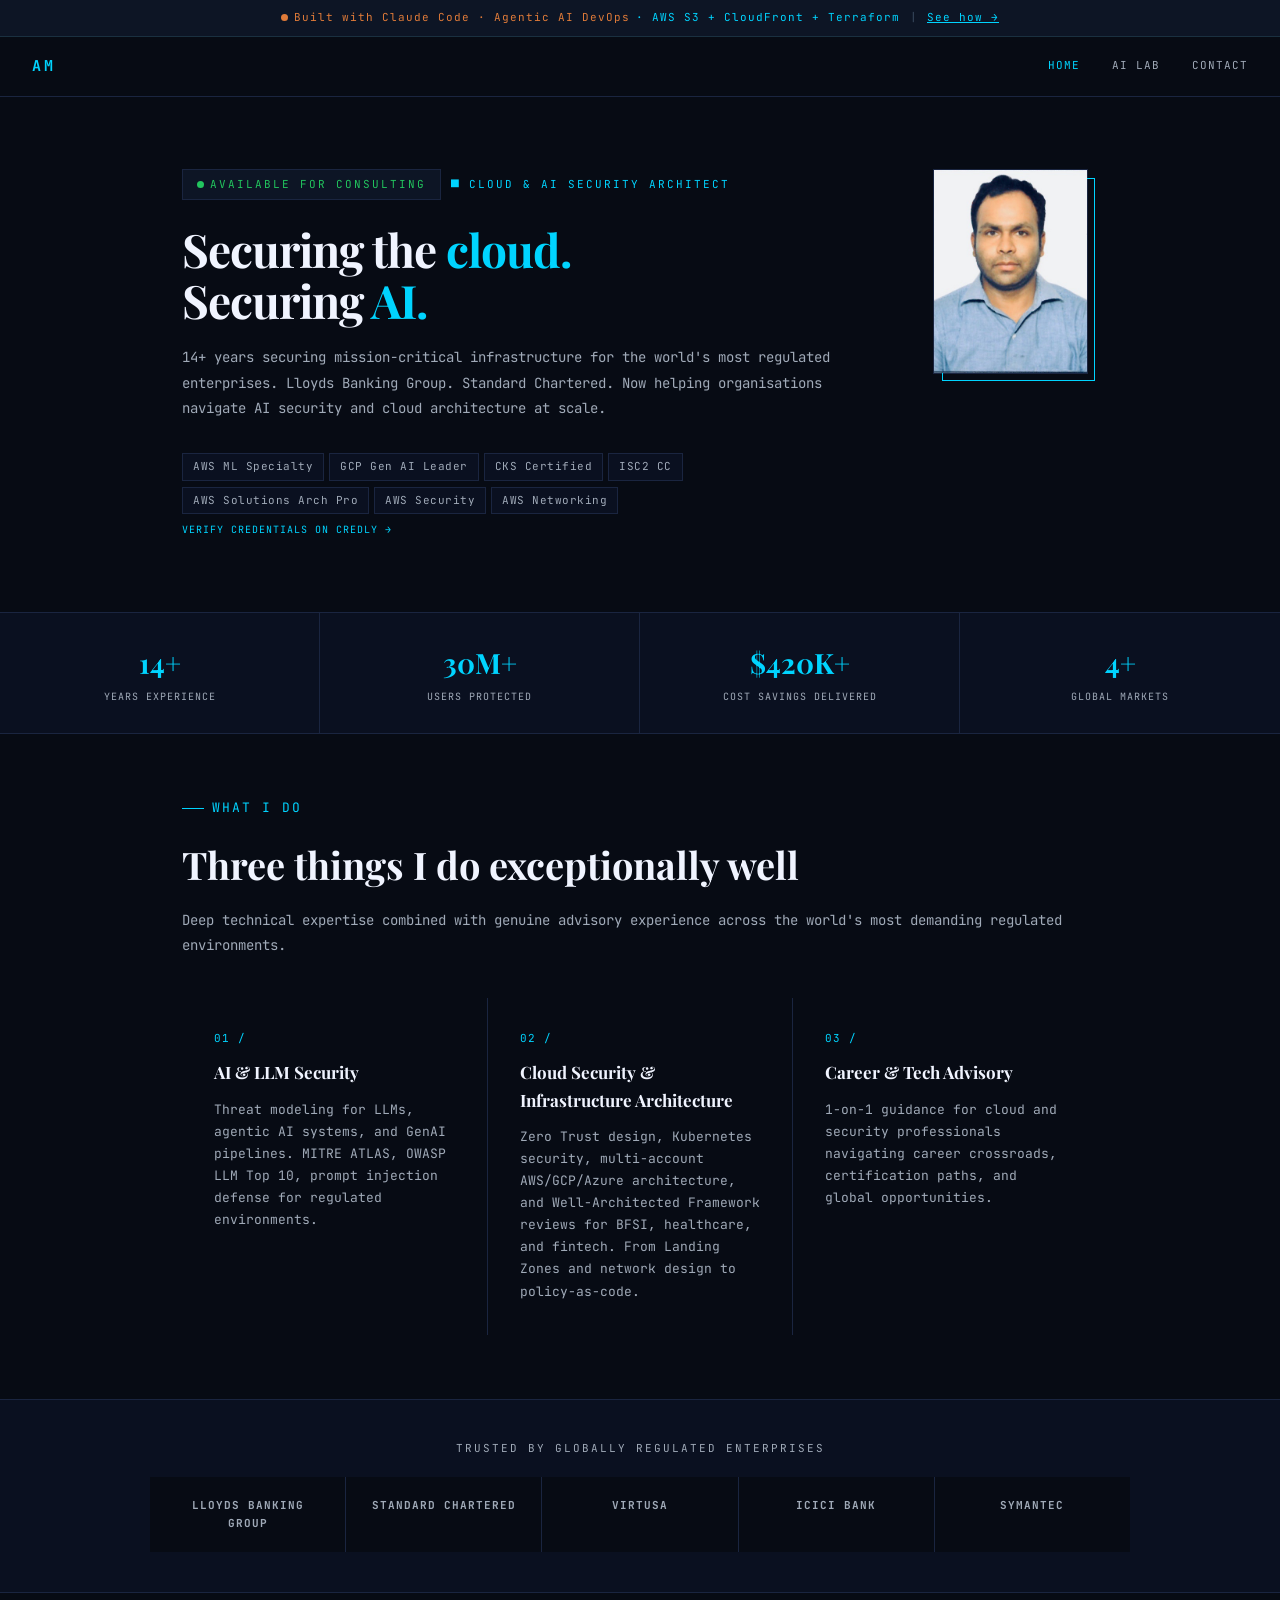
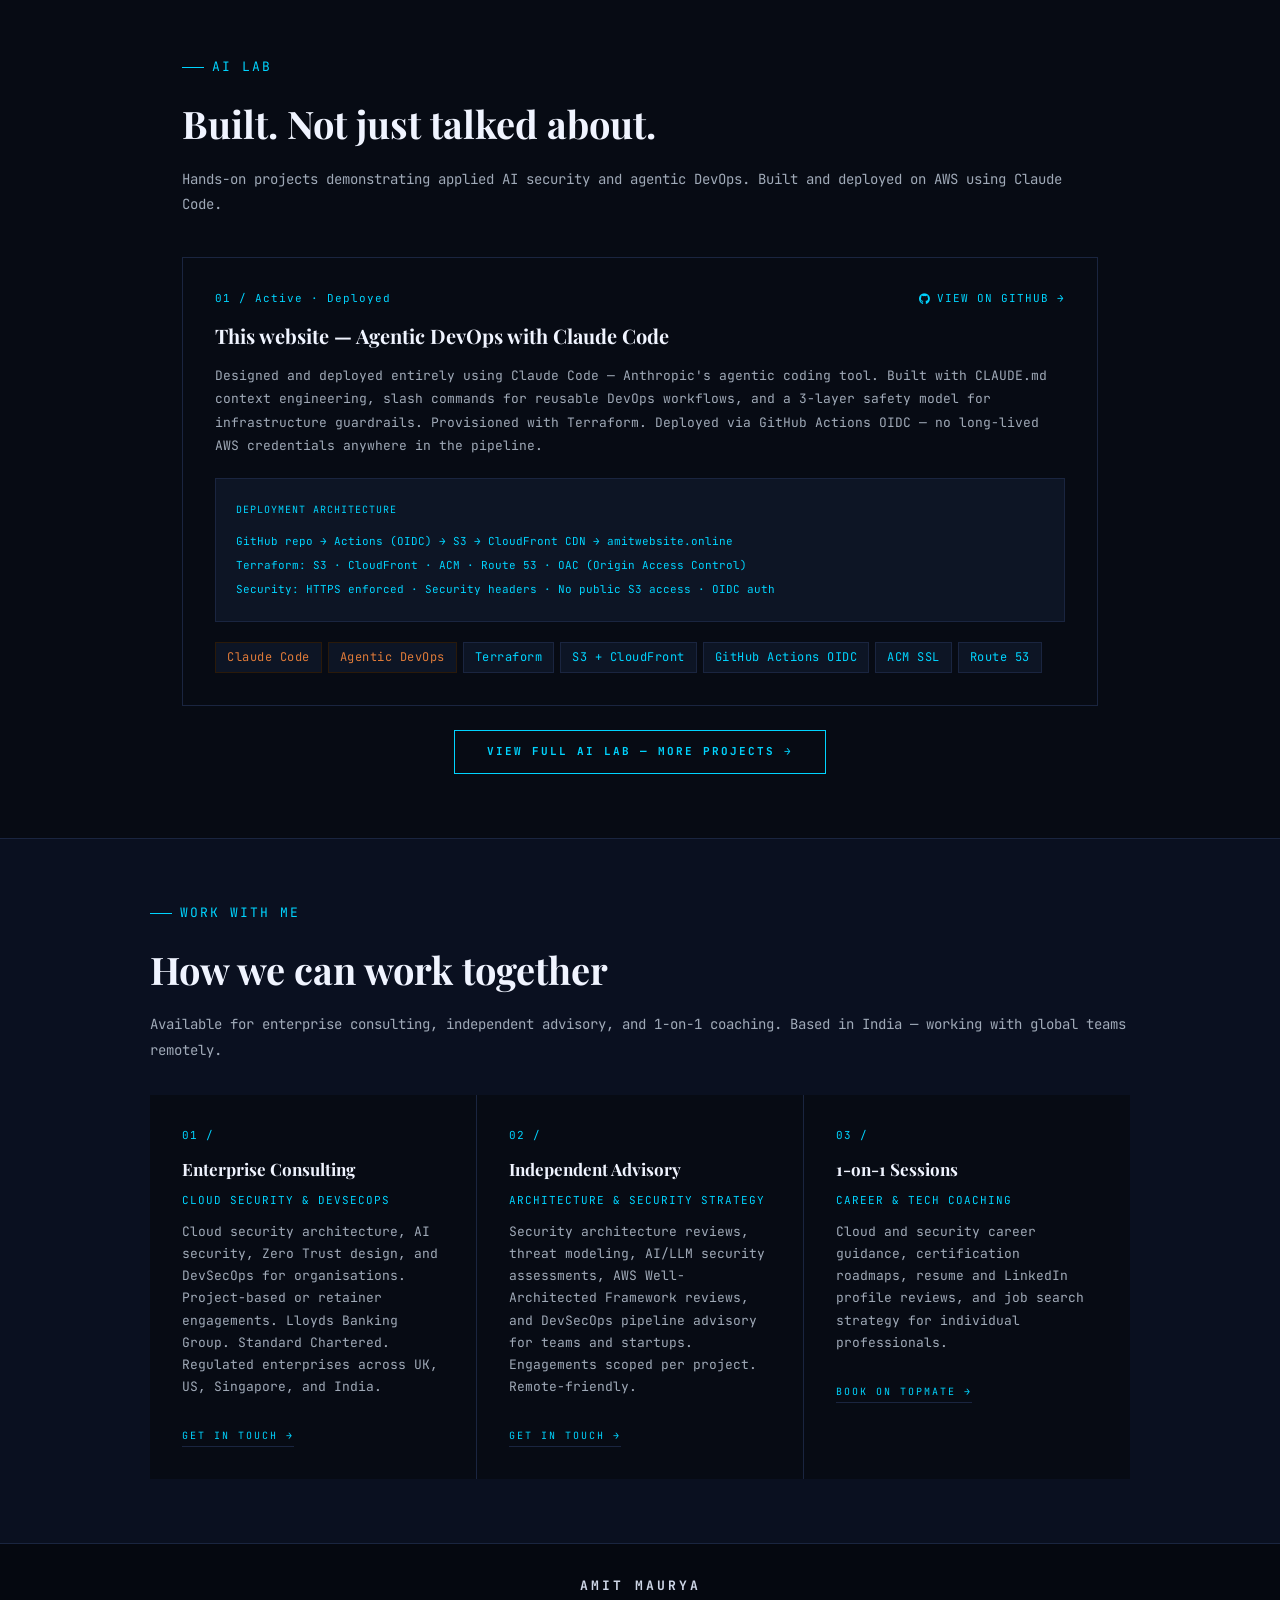
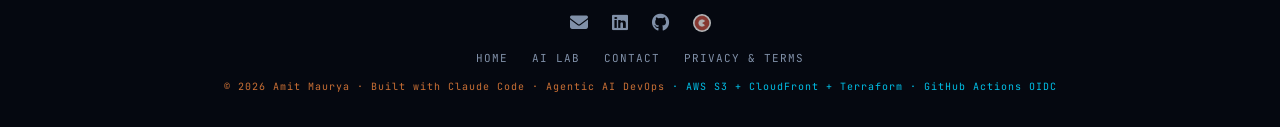
<file: index.html>
<!DOCTYPE html>
<html lang="en">
<head>
  <meta charset="UTF-8">
    <!-- Google tag (gtag.js) -->
    <script async src="https://www.googletagmanager.com/gtag/js?id=G-J0K1FTS01N"></script>
    <script>
      window.dataLayer = window.dataLayer || [];
      function gtag(){dataLayer.push(arguments);}
      gtag('js', new Date());
      gtag('config', 'G-J0K1FTS01N');
    </script>
  <meta name="viewport" content="width=device-width, initial-scale=1.0">
  <link rel="icon" href="favicon.ico" type="image/x-icon">
  <title>Amit Maurya — Cloud & AI Security Architect</title>

  <!-- SEO Meta Tags -->
  <meta name="description" content="Amit Maurya — Cloud & AI Security Architect with 14+ years experience securing mission-critical infrastructure. AWS, GCP, Azure security architecture, Zero Trust, DevSecOps, AI/LLM security for regulated enterprises globally.">
  <meta name="keywords" content="cloud security architect, AI security, DevSecOps, AWS security, Zero Trust, threat modeling, LLM security, cloud infrastructure, India, remote">
  <meta name="author" content="Amit Maurya">
  <meta name="robots" content="index, follow">
  <link rel="canonical" href="https://amitwebsite.online/">

  <!-- Open Graph — LinkedIn / Social sharing -->
  <meta property="og:title" content="Amit Maurya — Cloud & AI Security Architect">
  <meta property="og:description" content="14+ years securing mission-critical infrastructure for Lloyds Banking Group, Standard Chartered, and global regulated enterprises. AI security, Zero Trust, DevSecOps.">
  <meta property="og:url" content="https://amitwebsite.online">
  <meta property="og:type" content="website">
  <meta property="og:image" content="https://amitwebsite.online/assets/images/amit.jpg">

  <!-- Fonts -->
  <link rel="preconnect" href="https://fonts.googleapis.com">
  <link rel="preconnect" href="https://fonts.gstatic.com" crossorigin>
  <link href="https://fonts.googleapis.com/css2?family=Playfair+Display:wght@700&family=JetBrains+Mono:wght@400;700&display=swap" rel="stylesheet">

  <!-- Font Awesome Icons -->
  <link rel="stylesheet" href="https://cdnjs.cloudflare.com/ajax/libs/font-awesome/6.5.0/css/all.min.css">

  <!-- Stylesheet -->
  <link rel="stylesheet" href="assets/css/style.css">
</head>
<body>

  <!-- ============================================================
       Announce Bar
       ============================================================ -->
  <div class="announce">
    <span class="announce-dot"></span>
    <span class="announce-orange">Built with Claude Code · Agentic AI DevOps</span>
    <span class="announce-cyan"> · AWS S3 + CloudFront + Terraform</span>
    <span class="announce-sep">|</span>
    <a href="lab.html" class="announce-link">See how →</a>
  </div>

  <!-- ============================================================
       Navigation
       ============================================================ -->
  <nav class="nav">
    <a href="index.html" class="nav-logo">AM</a>
    <div class="nav-links">
      <a href="index.html" class="active">Home</a>
      <a href="lab.html">AI Lab</a>
      <a href="contact.html">Contact</a>
    </div>
    <button class="hamburger" id="hamburger" aria-label="Toggle menu">
      <span></span>
      <span></span>
      <span></span>
    </button>
  </nav>

  <!-- Mobile Navigation -->
  <div class="nav-mobile" id="nav-mobile">
    <a href="index.html">Home</a>
    <a href="lab.html">AI Lab</a>
    <a href="contact.html">Contact</a>
  </div>

  <!-- ============================================================
       Hero
       ============================================================ -->
  <section class="hero">
    <div class="hero-left">
      <div class="badge-row">
        <div class="avail-badge">
          <span class="avail-dot"></span>
          <span class="avail-text">Available for consulting</span>
        </div>
        <span class="role-sep">■</span>
        <span class="role-text">Cloud & AI Security Architect</span>
      </div>

      <h1>Securing the <span>cloud.</span><br>Securing <span>AI.</span></h1>

      <p class="hero-sub">14+ years securing mission-critical infrastructure for the world's most regulated enterprises. Lloyds Banking Group. Standard Chartered. Now helping organisations navigate AI security and cloud architecture at scale.</p>

      <div class="cert-block">
        <div class="cert-line">
          <span class="cert-pill">AWS ML Specialty</span>
          <span class="cert-pill">GCP Gen AI Leader</span>
          <span class="cert-pill">CKS Certified</span>
          <span class="cert-pill">ISC2 CC</span>
        </div>
        <div class="cert-line">
          <span class="cert-pill">AWS Solutions Arch Pro</span>
          <span class="cert-pill">AWS Security</span>
          <span class="cert-pill">AWS Networking</span>
        </div>
      </div>
      <a href="https://www.credly.com/users/amit-maurya.19bdac44/badges"
         target="_blank" style="font-size:10px;color:#00d4ff;
         letter-spacing:1px;text-transform:uppercase;
         text-decoration:none;margin-top:8px;display:inline-block">
         Verify credentials on Credly →
      </a>

    </div>
    <div class="hero-right">
      <div class="photo-frame">
        <img src="assets/images/amit.jpg" alt="Amit Maurya">
        </div>
      </div>
  </section>

  <!-- ============================================================
       Stats Bar
       ============================================================ -->
  <div class="stats-bar">
    <div class="stat">
      <div class="stat-num">14+</div>
      <div class="stat-label">Years experience</div>
    </div>
    <div class="stat">
      <div class="stat-num">30M+</div>
      <div class="stat-label">Users protected</div>
    </div>
    <div class="stat">
      <div class="stat-num">$420K+</div>
      <div class="stat-label">Cost savings delivered</div>
    </div>
    <div class="stat">
      <div class="stat-num">4+</div>
      <div class="stat-label">Global markets</div>
    </div>
  </div>

  <!-- ============================================================
       What I Do
       ============================================================ -->
  <div class="section">
    <div class="sec-tag">
      <span class="sec-line"></span>
      <span class="sec-label">What I do</span>
    </div>
    <div class="sec-title">Three things I do exceptionally well</div>
    <p class="sec-sub">Deep technical expertise combined with genuine advisory experience across the world's most demanding regulated environments.</p>

    <div class="services">
      <div class="svc">
        <div class="svc-num">01 /</div>
        <div class="svc-title">AI & LLM Security</div>
        <div class="svc-desc">Threat modeling for LLMs, agentic AI systems, and GenAI pipelines. MITRE ATLAS, OWASP LLM Top 10, prompt injection defense for regulated environments.</div>
      </div>
      <div class="svc">
        <div class="svc-num">02 /</div>
        <div class="svc-title">Cloud Security & Infrastructure Architecture</div>
        <div class="svc-desc">Zero Trust design, Kubernetes security, multi-account AWS/GCP/Azure architecture, and Well-Architected Framework reviews for BFSI, healthcare, and fintech. From Landing Zones and network design to policy-as-code.</div>
      </div>
      <div class="svc">
        <div class="svc-num">03 /</div>
        <div class="svc-title">Career & Tech Advisory</div>
        <div class="svc-desc">1-on-1 guidance for cloud and security professionals navigating career crossroads, certification paths, and global opportunities.</div>
      </div>
    </div>
  </div>

  <!-- ============================================================
       Clients Bar
       ============================================================ -->
  <div class="clients-bar">
    <div class="clients-inner">
      <div class="clients-lbl">Trusted by globally regulated enterprises</div>
      <div class="clients-row">
        <div class="client">Lloyds Banking Group</div>
        <div class="client">Standard Chartered</div>
        <div class="client">Virtusa</div>
        <div class="client">ICICI Bank</div>
        <div class="client">Symantec</div>
      </div>
    </div>
  </div>

  <!-- ============================================================
       AI Lab Teaser
       ============================================================ -->
  <div class="ailab-teaser">
    <div class="sec-tag">
      <span class="sec-line"></span>
      <span class="sec-label">AI Lab</span>
    </div>
    <div class="sec-title">Built. Not just talked about.</div>
    <p class="sec-sub">Hands-on projects demonstrating applied AI security and agentic DevOps. Built and deployed on AWS using Claude Code.</p>

    <div class="lab-card">
      <div class="lab-header">
        <div class="lab-num">01 / Active · Deployed</div>
        <a href="https://github.com/amitmaurya001/cloud-security-portfolio" target="_blank" rel="noopener" class="lab-link">
          <i class="fab fa-github"></i> View on GitHub →
        </a>
      </div>
      <div class="lab-title">This website — Agentic DevOps with Claude Code</div>
      <div class="lab-desc">Designed and deployed entirely using Claude Code — Anthropic's agentic coding tool. Built with CLAUDE.md context engineering, slash commands for reusable DevOps workflows, and a 3-layer safety model for infrastructure guardrails. Provisioned with Terraform. Deployed via GitHub Actions OIDC — no long-lived AWS credentials anywhere in the pipeline.</div>
      <div class="arch-box">
        <div class="arch-title">Deployment Architecture</div>
        <div class="arch-line">GitHub repo → Actions (OIDC) → S3 → CloudFront CDN → amitwebsite.online</div>
        <div class="arch-line">Terraform: S3 · CloudFront · ACM · Route 53 · OAC (Origin Access Control)</div>
        <div class="arch-line">Security: HTTPS enforced · Security headers · No public S3 access · OIDC auth</div>
      </div>
      <div class="tags">
        <span class="tag-orange">Claude Code</span>
        <span class="tag-orange">Agentic DevOps</span>
        <span class="tag">Terraform</span>
        <span class="tag">S3 + CloudFront</span>
        <span class="tag">GitHub Actions OIDC</span>
        <span class="tag">ACM SSL</span>
        <span class="tag">Route 53</span>
      </div>
    </div>

    <div class="lab-cta">
      <a href="lab.html" class="lab-cta-btn">View full AI Lab — more projects →</a>
    </div>
  </div>

  <!-- ============================================================
       Work With Me
       ============================================================ -->
  <div class="work-section">
    <div class="work-inner">
      <div class="sec-tag">
        <span class="sec-line"></span>
        <span class="sec-label">Work with me</span>
      </div>
      <div class="sec-title">How we can work together</div>
      <p class="sec-sub" style="margin-bottom:0">Available for enterprise consulting, independent advisory, and 1-on-1 coaching. Based in India — working with global teams remotely.</p>

      <div class="work-grid">
        <div class="work-card">
          <div class="work-num">01 /</div>
          <div class="work-title">Enterprise Consulting</div>
          <div class="work-subtitle">Cloud Security & DevSecOps</div>
          <div class="work-desc">Cloud security architecture, AI security, Zero Trust design, and DevSecOps for organisations. Project-based or retainer engagements. Lloyds Banking Group. Standard Chartered. Regulated enterprises across UK, US, Singapore, and India.</div>
          <a href="contact.html" class="work-cta">Get in touch →</a>
        </div>
        <div class="work-card">
          <div class="work-num">02 /</div>
          <div class="work-title">Independent Advisory</div>
          <div class="work-subtitle">Architecture & Security Strategy</div>
          <div class="work-desc">Security architecture reviews, threat modeling, AI/LLM security assessments, AWS Well-Architected Framework reviews, and DevSecOps pipeline advisory for teams and startups. Engagements scoped per project. Remote-friendly.</div>
          <a href="contact.html" class="work-cta">Get in touch →</a>
        </div>
        <div class="work-card">
          <div class="work-num">03 /</div>
          <div class="work-title">1-on-1 Sessions</div>
          <div class="work-subtitle">Career & Tech Coaching</div>
          <div class="work-desc">Cloud and security career guidance, certification roadmaps, resume and LinkedIn profile reviews, and job search strategy for individual professionals.</div>
          <a href="https://topmate.io/amit_maurya01" target="_blank" rel="noopener" class="work-cta">Book on Topmate →</a>
        </div>
      </div>
    </div>
  </div>

  <!-- ============================================================
       Footer
       ============================================================ -->
  <footer class="footer">
    <div class="footer-name">Amit Maurya</div>
    <div class="footer-icons">
      <a href="mailto:amit.maurya2012@gmail.com" class="footer-icon" title="Email">
        <i class="fas fa-envelope"></i>
      </a>
      <a href="https://www.linkedin.com/in/amitmaurya" target="_blank" rel="noopener" class="footer-icon" title="LinkedIn">
        <i class="fab fa-linkedin"></i>
      </a>
      <a href="https://github.com/amitmaurya001/cloud-security-portfolio" target="_blank" rel="noopener" class="footer-icon" title="GitHub">
        <i class="fab fa-github"></i>
      </a>
      <a href="https://topmate.io/amit_maurya01" target="_blank" rel="noopener" class="footer-icon" title="Topmate">
      <img src="assets/images/topmate.png" width="18" height="18" alt="Topmate" style="vertical-align:middle;opacity:0.7;border-radius:50%;filter:grayscale(30%)">
      </a>
    </div>
    <div class="footer-nav">
      <a href="index.html">Home</a>
      <a href="lab.html">AI Lab</a>
      <a href="contact.html">Contact</a>
      <a href="privacy.html">Privacy & Terms</a>
    </div>
    <div class="footer-built">
      <span class="f-orange">© 2026 Amit Maurya · Built with Claude Code · Agentic AI DevOps</span>
      <span class="f-cyan"> · AWS S3 + CloudFront + Terraform · GitHub Actions OIDC</span>
    </div>
  </footer>

  <!-- JavaScript -->
  <script src="assets/js/main.js"></script>

</body>
</html>
</file>
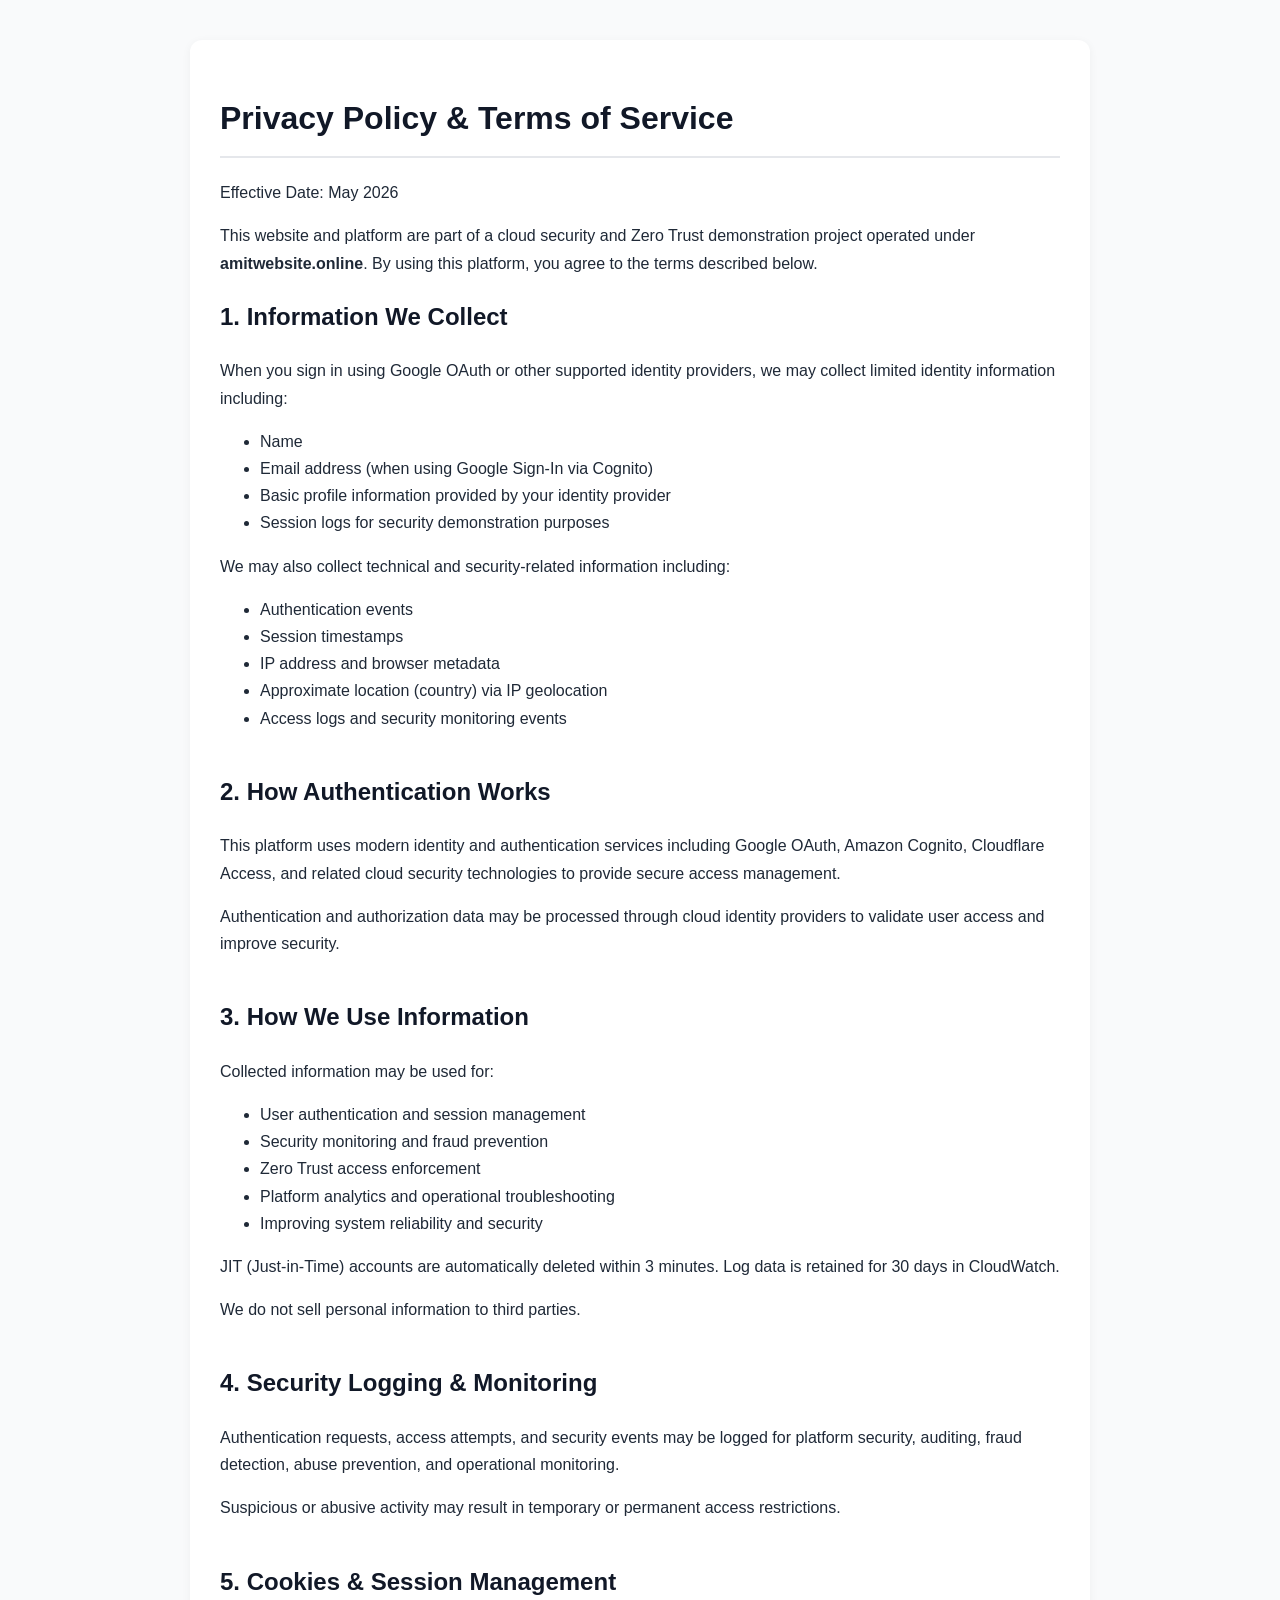
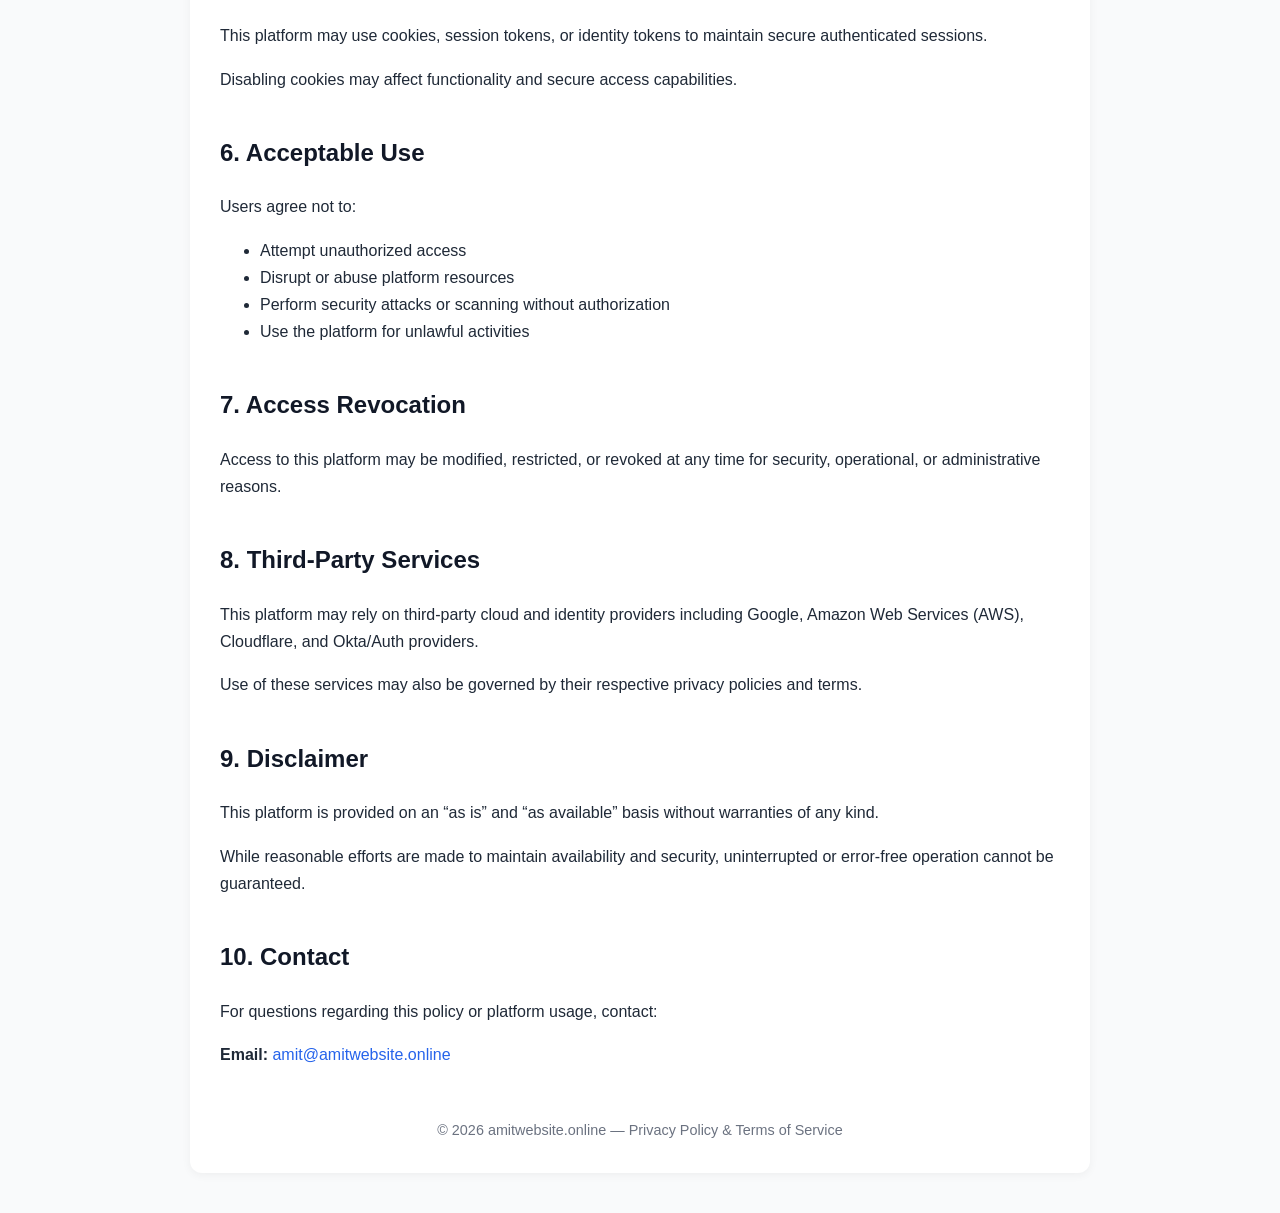
<file: privacy.html>
<!DOCTYPE html>
<html lang="en">
<head>
  <meta charset="UTF-8" />
  <meta name="viewport" content="width=device-width, initial-scale=1.0" />
  <title>Privacy Policy & Terms of Service</title>
  <style>
    body {
      font-family: Arial, sans-serif;
      line-height: 1.7;
      max-width: 900px;
      margin: 0 auto;
      padding: 40px 20px;
      background-color: #f9fafb;
      color: #1f2937;
    }

    h1, h2 {
      color: #111827;
    }

    h1 {
      border-bottom: 2px solid #e5e7eb;
      padding-bottom: 10px;
    }

    section {
      margin-bottom: 40px;
    }

    .card {
      background: white;
      padding: 30px;
      border-radius: 12px;
      box-shadow: 0 2px 10px rgba(0,0,0,0.05);
    }

    footer {
      margin-top: 50px;
      font-size: 0.9rem;
      color: #6b7280;
      text-align: center;
    }

    code {
      background: #eef2ff;
      padding: 2px 6px;
      border-radius: 4px;
    }

    a {
      color: #2563eb;
      text-decoration: none;
    }

    a:hover {
      text-decoration: underline;
    }
  </style>
</head>
<body>
  <div class="card">
    <h1>Privacy Policy & Terms of Service</h1>

    <p>
      Effective Date: May 2026
    </p>

    <p>
      This website and platform are part of a cloud security and Zero Trust demonstration project operated under <strong>amitwebsite.online</strong>. By using this platform, you agree to the terms described below.
    </p>

    <section>
      <h2>1. Information We Collect</h2>
      <p>
        When you sign in using Google OAuth or other supported identity providers, we may collect limited identity information including:
      </p>
      <ul>
        <li>Name</li>
        <li>Email address (when using Google Sign-In via Cognito)</li>
        <li>Basic profile information provided by your identity provider</li>
        <li>Session logs for security demonstration purposes</li>
      </ul>

      <p>
        We may also collect technical and security-related information including:
      </p>
      <ul>
        <li>Authentication events</li>
        <li>Session timestamps</li>
        <li>IP address and browser metadata</li>
        <li>Approximate location (country) via IP geolocation</li>
        <li>Access logs and security monitoring events</li>
      </ul>
    </section>

    <section>
      <h2>2. How Authentication Works</h2>
      <p>
        This platform uses modern identity and authentication services including Google OAuth, Amazon Cognito, Cloudflare Access, and related cloud security technologies to provide secure access management.
      </p>

      <p>
        Authentication and authorization data may be processed through cloud identity providers to validate user access and improve security.
      </p>
    </section>

    <section>
      <h2>3. How We Use Information</h2>
      <p>
        Collected information may be used for:
      </p>
      <ul>
        <li>User authentication and session management</li>
        <li>Security monitoring and fraud prevention</li>
        <li>Zero Trust access enforcement</li>
        <li>Platform analytics and operational troubleshooting</li>
        <li>Improving system reliability and security</li>
      </ul>

      <p>JIT (Just-in-Time) accounts are automatically deleted within 3 minutes. Log data is retained for 30 days in CloudWatch.</p>

      <p>
        We do not sell personal information to third parties.
      </p>
    </section>

    <section>
      <h2>4. Security Logging & Monitoring</h2>
      <p>
        Authentication requests, access attempts, and security events may be logged for platform security, auditing, fraud detection, abuse prevention, and operational monitoring.
      </p>

      <p>
        Suspicious or abusive activity may result in temporary or permanent access restrictions.
      </p>
    </section>

    <section>
      <h2>5. Cookies & Session Management</h2>
      <p>
        This platform may use cookies, session tokens, or identity tokens to maintain secure authenticated sessions.
      </p>

      <p>
        Disabling cookies may affect functionality and secure access capabilities.
      </p>
    </section>

    <section>
      <h2>6. Acceptable Use</h2>
      <p>
        Users agree not to:
      </p>
      <ul>
        <li>Attempt unauthorized access</li>
        <li>Disrupt or abuse platform resources</li>
        <li>Perform security attacks or scanning without authorization</li>
        <li>Use the platform for unlawful activities</li>
      </ul>
    </section>

    <section>
      <h2>7. Access Revocation</h2>
      <p>
        Access to this platform may be modified, restricted, or revoked at any time for security, operational, or administrative reasons.
      </p>
    </section>

    <section>
      <h2>8. Third-Party Services</h2>
      <p>
        This platform may rely on third-party cloud and identity providers including Google, Amazon Web Services (AWS), Cloudflare, and Okta/Auth providers.
      </p>

      <p>
        Use of these services may also be governed by their respective privacy policies and terms.
      </p>
    </section>

    <section>
      <h2>9. Disclaimer</h2>
      <p>
        This platform is provided on an “as is” and “as available” basis without warranties of any kind.
      </p>

      <p>
        While reasonable efforts are made to maintain availability and security, uninterrupted or error-free operation cannot be guaranteed.
      </p>
    </section>

    <section>
      <h2>10. Contact</h2>
      <p>
        For questions regarding this policy or platform usage, contact:
      </p>

      <p>
        <strong>Email:</strong> <a href="mailto:amit@amitwebsite.online">amit@amitwebsite.online</a>
      </p>
    </section>

    <footer>
      © 2026 amitwebsite.online — Privacy Policy & Terms of Service
    </footer>
  </div>
</body>
</html>
</file>
<file: assets/css/style.css>
/* ============================================================
   amitwebsite.online — Amit Maurya Portfolio
   Shared Stylesheet
   Preview 9 Approved Design
   ============================================================ */

/* Google Fonts */
@import url('https://fonts.googleapis.com/css2?family=Playfair+Display:wght@700&family=JetBrains+Mono:wght@400;700&display=swap');

/* ============================================================
   CSS Variables
   ============================================================ */
:root {
  --bg-primary:     #070b14;
  --bg-secondary:   #0a1020;
  --bg-surface:     #0d1525;
  --border:         #1a2540;
  --border-mid:     #2a3a50;
  --cyan:           #00d4ff;
  --orange:         #E07B39;
  --green:          #22c55e;
  --text-primary:   #f0f4ff;
  --text-body:      #e8eaf0;
  --text-muted:     #a0aab8;
  --text-faint:     #8090a8;
  --text-dim:       #3a4a60;
  --font-mono:      'JetBrains Mono', 'Courier New', monospace;
  --font-serif:     'Playfair Display', Georgia, serif;
}

/* ============================================================
   Reset & Base
   ============================================================ */
*, *::before, *::after {
  box-sizing: border-box;
  margin: 0;
  padding: 0;
}

html {
  scroll-behavior: smooth;
}

body {
  font-family: var(--font-mono);
  background: var(--bg-primary);
  color: var(--text-body);
  font-size: 15px;
  line-height: 1.6;
  -webkit-font-smoothing: antialiased;
}

a {
  text-decoration: none;
  color: inherit;
}

img {
  max-width: 100%;
  display: block;
}

/* ============================================================
   Announce Bar
   ============================================================ */
.announce {
  background: var(--bg-surface);
  border-bottom: 1px solid #1a3040;
  padding: 9px 2rem;
  display: flex;
  align-items: center;
  justify-content: center;
  gap: 6px;
  flex-wrap: wrap;
}

.announce-dot {
  width: 7px;
  height: 7px;
  background: var(--orange);
  border-radius: 50%;
  display: inline-block;
  flex-shrink: 0;
}

.announce-orange {
  font-size: 11px;
  color: var(--orange);
  letter-spacing: 1px;
}

.announce-cyan {
  font-size: 11px;
  color: var(--cyan);
  letter-spacing: 1px;
}

.announce-sep {
  font-size: 11px;
  color: var(--text-dim);
  margin: 0 4px;
}

.announce-link {
  font-size: 11px;
  color: var(--cyan);
  letter-spacing: 1px;
  text-decoration: underline;
  cursor: pointer;
}

/* ============================================================
   Navigation
   ============================================================ */
.nav {
  background: var(--bg-primary);
  border-bottom: 1px solid var(--border);
  padding: 0 2rem;
  display: flex;
  align-items: center;
  justify-content: space-between;
  height: 60px;
  position: sticky;
  top: 0;
  z-index: 100;
}

.nav-logo {
  font-size: 15px;
  font-weight: 700;
  letter-spacing: 3px;
  color: var(--cyan);
  text-transform: uppercase;
  text-decoration: none;
}

.nav-links {
  display: flex;
  gap: 2rem;
  align-items: center;
}

.nav-links a {
  font-size: 11px;
  color: var(--text-muted);
  letter-spacing: 1px;
  text-transform: uppercase;
  transition: color 0.2s;
}

.nav-links a:hover,
.nav-links a.active {
  color: var(--cyan);
}

/* Hamburger — mobile only */
.hamburger {
  display: none;
  flex-direction: column;
  gap: 5px;
  cursor: pointer;
  background: none;
  border: none;
  padding: 4px;
}

.hamburger span {
  display: block;
  width: 22px;
  height: 1px;
  background: var(--text-muted);
  transition: all 0.3s;
}

.nav-mobile {
  display: none;
  flex-direction: column;
  background: var(--bg-primary);
  border-bottom: 1px solid var(--border);
  padding: 1rem 2rem;
  gap: 1rem;
}

.nav-mobile.open {
  display: flex;
}

.nav-mobile a {
  font-size: 11px;
  color: var(--text-muted);
  letter-spacing: 1px;
  text-transform: uppercase;
  padding: 0.5rem 0;
  border-bottom: 1px solid var(--border);
}

.nav-mobile a:hover {
  color: var(--cyan);
}

/* ============================================================
   Hero Section
   ============================================================ */
.hero {
  padding: 4.5rem 2rem;
  max-width: 980px;
  margin: 0 auto;
  display: grid;
  grid-template-columns: 1fr 175px;
  gap: 3rem;
  align-items: start;
}

.badge-row {
  display: flex;
  align-items: center;
  gap: 10px;
  margin-bottom: 1.5rem;
  flex-wrap: nowrap;
}

.avail-badge {
  display: inline-flex;
  align-items: center;
  gap: 6px;
  background: var(--bg-surface);
  border: 1px solid var(--border);
  padding: 6px 14px;
  white-space: nowrap;
}

.avail-dot {
  width: 7px;
  height: 7px;
  background: var(--green);
  border-radius: 50%;
}

.avail-text {
  font-size: 11px;
  color: var(--green);
  letter-spacing: 2px;
  text-transform: uppercase;
}

.role-sep {
  color: var(--cyan);
  font-size: 13px;
  flex-shrink: 0;
}

.role-text {
  font-size: 11px;
  color: var(--cyan);
  letter-spacing: 2px;
  text-transform: uppercase;
  white-space: nowrap;
}

.hero h1 {
  font-family: var(--font-serif);
  font-size: clamp(32px, 4vw, 46px);
  font-weight: 700;
  line-height: 1.1;
  margin-bottom: 1.25rem;
  color: var(--text-primary);
  letter-spacing: -1px;
}

.hero h1 span {
  color: var(--cyan);
}

.hero-sub {
  font-size: 14px;
  color: var(--text-muted);
  line-height: 1.8;
  margin-bottom: 2rem;
}

.cert-block {
  display: flex;
  flex-direction: column;
  gap: 6px;
}

.cert-line {
  display: flex;
  flex-wrap: wrap;
  gap: 5px;
}

.cert-pill {
  font-size: 11px;
  color: var(--text-muted);
  background: var(--bg-secondary);
  padding: 4px 10px;
  border: 1px solid var(--border);
  letter-spacing: 0.5px;
  white-space: nowrap;
}

/* Photo Frame */
.hero-right {
  display: flex;
  flex-direction: column;
  align-items: center;
}

.photo-frame {
  width: 155px;
  height: 205px;
  background: var(--bg-surface);
  border: 1px solid var(--border);
  display: flex;
  align-items: center;
  justify-content: center;
  position: relative;
  overflow: visible;
}

.photo-frame::after {
  content: '';
  position: absolute;
  top: 8px;
  left: 8px;
  right: -8px;
  bottom: -8px;
  border: 1px solid var(--cyan);
  z-index: 0;
  pointer-events: none;
}

.photo-frame img {
  width: 100%;
  height: 100%;
  object-fit: cover;
  object-position: center top;
  position: relative;
  z-index: 1;
}

.photo-initials {
  font-family: var(--font-serif);
  font-size: 48px;
  font-weight: 700;
  color: var(--cyan);
  line-height: 1;
  z-index: 1;
  position: relative;
  text-align: center;
}

.photo-name {
  font-size: 8px;
  color: var(--text-faint);
  letter-spacing: 2px;
  text-transform: uppercase;
  margin-top: 6px;
  z-index: 1;
  position: relative;
  text-align: center;
}

/* ============================================================
   Stats Bar
   ============================================================ */
.stats-bar {
  display: grid;
  grid-template-columns: repeat(4, 1fr);
  background: var(--bg-secondary);
  border-top: 1px solid var(--border);
  border-bottom: 1px solid var(--border);
}

.stat {
  padding: 1.75rem;
  border-right: 1px solid var(--border);
  text-align: center;
}

.stat:last-child {
  border-right: none;
}

.stat-num {
  font-family: var(--font-serif);
  font-size: 28px;
  font-weight: 700;
  color: var(--cyan);
}

.stat-label {
  font-size: 10px;
  color: var(--text-muted);
  letter-spacing: 1px;
  text-transform: uppercase;
  margin-top: 3px;
}

/* ============================================================
   Section — Shared
   ============================================================ */
.section {
  padding: 4rem 2rem;
  max-width: 980px;
  margin: 0 auto;
}

.sec-tag {
  display: flex;
  align-items: center;
  gap: 8px;
  margin-bottom: 1rem;
}

.sec-line {
  width: 22px;
  height: 1px;
  background: var(--cyan);
}

.sec-label {
  font-size: 13px;
  color: var(--cyan);
  letter-spacing: 2px;
  text-transform: uppercase;
}

.sec-title {
  font-family: var(--font-serif);
  font-size: 38px;
  font-weight: 700;
  color: var(--text-primary);
  margin-bottom: 0.75rem;
}

.sec-sub {
  font-size: 14px;
  color: var(--text-muted);
  line-height: 1.8;
  margin-bottom: 2.5rem;
}

/* ============================================================
   What I Do — Services
   ============================================================ */
.services {
  display: grid;
  grid-template-columns: repeat(3, 1fr);
  gap: 1px;
  background: var(--border);
}

.svc {
  background: var(--bg-primary);
  padding: 2rem;
}

.svc-num {
  font-size: 11px;
  color: var(--cyan);
  letter-spacing: 1px;
  margin-bottom: 0.75rem;
}

.svc-title {
  font-family: var(--font-serif);
  font-size: 17px;
  font-weight: 700;
  color: var(--text-primary);
  margin-bottom: 0.75rem;
}

.svc-desc {
  font-size: 13px;
  color: var(--text-muted);
  line-height: 1.7;
}

/* ============================================================
   Clients Bar
   ============================================================ */
.clients-bar {
  background: var(--bg-secondary);
  padding: 2.5rem 2rem;
  border-top: 1px solid var(--border);
  border-bottom: 1px solid var(--border);
}

.clients-inner {
  max-width: 980px;
  margin: 0 auto;
}

.clients-lbl {
  font-size: 11px;
  color: var(--text-muted);
  letter-spacing: 2px;
  text-transform: uppercase;
  text-align: center;
  margin-bottom: 1.25rem;
}

.clients-row {
  display: flex;
  gap: 1px;
  background: var(--border);
  flex-wrap: wrap;
}

.client {
  background: var(--bg-primary);
  flex: 1;
  min-width: 120px;
  padding: 1.25rem;
  text-align: center;
  font-size: 11px;
  font-weight: 700;
  color: var(--text-muted);
  letter-spacing: 1px;
  text-transform: uppercase;
}

/* ============================================================
   AI Lab Teaser — Home Page
   ============================================================ */
.ailab-teaser {
  padding: 4rem 2rem;
  max-width: 980px;
  margin: 0 auto;
}

.lab-card {
  background: var(--bg-primary);
  border: 1px solid var(--border);
  padding: 2rem;
  margin-bottom: 1.5rem;
}

.lab-header {
  display: flex;
  justify-content: space-between;
  align-items: flex-start;
  margin-bottom: 0.75rem;
}

.lab-num {
  font-size: 11px;
  color: var(--cyan);
  letter-spacing: 1px;
}

.lab-link {
  font-size: 11px;
  color: var(--cyan);
  letter-spacing: 1px;
  text-transform: uppercase;
  display: flex;
  align-items: center;
  gap: 6px;
  text-decoration: none;
}

.lab-link:hover {
  text-decoration: underline;
}

.lab-title {
  font-family: var(--font-serif);
  font-size: 20px;
  font-weight: 700;
  color: var(--text-primary);
  margin-bottom: 0.75rem;
}

.lab-desc {
  font-size: 13px;
  color: var(--text-muted);
  line-height: 1.8;
  margin-bottom: 1.25rem;
}

.arch-box {
  background: var(--bg-surface);
  border: 1px solid var(--border);
  padding: 1.25rem;
  margin-bottom: 1.25rem;
  font-size: 11px;
  font-family: var(--font-mono);
  line-height: 2.2;
}

.arch-title {
  font-size: 10px;
  color: var(--cyan);
  letter-spacing: 1px;
  margin-bottom: 8px;
  text-transform: uppercase;
}

.arch-line {
  color: var(--cyan);
}

.tags {
  display: flex;
  gap: 6px;
  flex-wrap: wrap;
}

.tag {
  font-size: 12px;
  color: var(--cyan);
  background: var(--bg-surface);
  padding: 5px 11px;
  border: 1px solid var(--border);
  letter-spacing: 0.5px;
}

.tag-orange {
  font-size: 12px;
  color: var(--orange);
  background: var(--bg-surface);
  padding: 5px 11px;
  border: 1px solid #2a1a0a;
  letter-spacing: 0.5px;
}

.lab-cta {
  text-align: center;
  margin-top: 0;
}

.lab-cta-btn {
  background: transparent;
  color: var(--cyan);
  padding: 12px 32px;
  font-size: 11px;
  font-weight: 700;
  letter-spacing: 2px;
  text-transform: uppercase;
  border: 1px solid var(--cyan);
  cursor: pointer;
  font-family: var(--font-mono);
  transition: all 0.2s;
  text-decoration: none;
  display: inline-block;
}

.lab-cta-btn:hover {
  background: var(--cyan);
  color: var(--bg-primary);
}

/* ============================================================
   Work With Me
   ============================================================ */
.work-section {
  background: var(--bg-secondary);
  padding: 4rem 2rem;
  border-top: 1px solid var(--border);
}

.work-inner {
  max-width: 980px;
  margin: 0 auto;
}

.work-grid {
  display: grid;
  grid-template-columns: repeat(3, 1fr);
  gap: 1px;
  background: var(--border);
  margin-top: 2rem;
}

.work-card {
  background: var(--bg-primary);
  padding: 2rem;
}

.work-num {
  font-size: 11px;
  color: var(--cyan);
  letter-spacing: 1px;
  margin-bottom: 0.75rem;
}

.work-title {
  font-family: var(--font-serif);
  font-size: 17px;
  font-weight: 700;
  color: var(--text-primary);
  margin-bottom: 0.5rem;
}

.work-subtitle {
  font-size: 11px;
  color: var(--cyan);
  letter-spacing: 1px;
  text-transform: uppercase;
  margin-bottom: 0.75rem;
}

.work-desc {
  font-size: 13px;
  color: var(--text-muted);
  line-height: 1.7;
  margin-bottom: 1.5rem;
}

.work-cta {
  display: inline-flex;
  align-items: center;
  gap: 8px;
  font-size: 10px;
  color: var(--cyan);
  letter-spacing: 2px;
  text-transform: uppercase;
  cursor: pointer;
  border-bottom: 1px solid var(--border);
  padding-bottom: 2px;
  text-decoration: none;
  transition: border-color 0.2s;
}

.work-cta:hover {
  border-bottom-color: var(--cyan);
}

/* ============================================================
   AI Lab Page — Full Cards
   ============================================================ */
.lab-hero {
  padding: 3.5rem 2rem 2rem;
  max-width: 980px;
  margin: 0 auto;
}

.lab-cards-full {
  max-width: 980px;
  margin: 0 auto;
  padding: 0 2rem 4rem;
  display: flex;
  flex-direction: column;
  gap: 1px;
  background: var(--border);
}

.lab-card-full {
  background: var(--bg-primary);
  padding: 2rem;
}

/* ============================================================
   Contact Page
   ============================================================ */
.contact-grid {
  display: grid;
  grid-template-columns: 1fr 1fr;
  gap: 3rem;
  align-items: start;
  margin-top: 2rem;
}

.contact-info-title {
  font-family: var(--font-serif);
  font-size: 24px;
  font-weight: 700;
  color: var(--text-primary);
  margin-bottom: 1rem;
}

.contact-info-text {
  font-size: 14px;
  color: var(--text-muted);
  line-height: 1.8;
  margin-bottom: 1.5rem;
}

.contact-detail {
  display: flex;
  align-items: flex-start;
  gap: 12px;
  margin-bottom: 0.85rem;
}

.contact-icon {
  color: var(--cyan);
  font-size: 14px;
  margin-top: 2px;
  width: 16px;
  text-align: center;
}

.contact-val {
  font-size: 13px;
  color: #d0d8e8;
}

.response-note {
  background: var(--bg-surface);
  border-left: 2px solid var(--cyan);
  padding: 10px 16px;
  margin-top: 1.5rem;
  margin-bottom: 1.5rem;
}

.response-text {
  font-size: 12px;
  color: var(--text-muted);
}

.availability {
  padding-top: 1.5rem;
  border-top: 1px solid var(--border);
}

.availability-label {
  font-size: 11px;
  color: var(--cyan);
  letter-spacing: 2px;
  text-transform: uppercase;
  margin-bottom: 8px;
}

.availability-text {
  font-size: 13px;
  color: var(--text-muted);
  line-height: 1.7;
}

/* Contact Form */
.form-wrapper {
  background: var(--bg-secondary);
  border: 1px solid var(--border);
  padding: 2rem;
}

.form-title {
  font-family: var(--font-serif);
  font-size: 20px;
  font-weight: 700;
  color: var(--text-primary);
  margin-bottom: 1.5rem;
}

.form-group {
  margin-bottom: 1.25rem;
}

.form-label {
  font-size: 10px;
  color: var(--cyan);
  letter-spacing: 2px;
  text-transform: uppercase;
  display: block;
  margin-bottom: 6px;
}

.form-input,
.form-textarea {
  width: 100%;
  background: var(--bg-primary);
  border: 1px solid var(--border);
  color: var(--text-body);
  padding: 11px 14px;
  font-size: 13px;
  font-family: var(--font-mono);
  outline: none;
  transition: border-color 0.2s;
}

.form-input:focus,
.form-textarea:focus {
  border-color: var(--cyan);
}

.form-textarea {
  resize: vertical;
  min-height: 110px;
}

.form-submit {
  background: var(--cyan);
  color: var(--bg-primary);
  padding: 13px 28px;
  font-size: 11px;
  font-weight: 700;
  letter-spacing: 2px;
  text-transform: uppercase;
  border: none;
  cursor: pointer;
  font-family: var(--font-mono);
  width: 100%;
  transition: opacity 0.2s;
}

.form-submit:hover {
  opacity: 0.9;
}

/* ============================================================
   Footer
   ============================================================ */
.footer {
  background: #050810;
  border-top: 1px solid var(--border);
  padding: 2rem;
  text-align: center;
}

.footer-name {
  font-size: 13px;
  font-weight: 700;
  color: #d0d8e8;
  letter-spacing: 3px;
  text-transform: uppercase;
  margin-bottom: 0.75rem;
}

.footer-icons {
  display: flex;
  gap: 1.5rem;
  justify-content: center;
  margin-bottom: 0.75rem;
  align-items: center;
}

.footer-icon {
  color: var(--text-faint);
  font-size: 18px;
  cursor: pointer;
  text-decoration: none;
  transition: color 0.2s;
}

.footer-icon:hover {
  color: var(--cyan);
}

.footer-nav {
  display: flex;
  gap: 1.5rem;
  justify-content: center;
  margin-bottom: 0.75rem;
  flex-wrap: wrap;
}

.footer-nav a {
  font-size: 11px;
  color: var(--text-faint);
  letter-spacing: 1px;
  text-transform: uppercase;
  text-decoration: none;
  transition: color 0.2s;
}

.footer-nav a:hover {
  color: var(--cyan);
}

.footer-built {
  font-size: 10px;
  letter-spacing: 1px;
  opacity: 0.9;
}

.footer-built .f-orange { color: var(--orange); }
.footer-built .f-cyan   { color: var(--cyan); }

/* ============================================================
   Responsive — Tablet (max 768px)
   ============================================================ */
@media (max-width: 768px) {
  .hero {
    grid-template-columns: 1fr;
    padding: 3rem 1.5rem;
    gap: 2rem;
  }

  .hero-right {
    order: -1;
    flex-direction: row;
    align-items: flex-start;
    gap: 1.5rem;
  }

  .photo-frame {
    width: 120px;
    height: 160px;
    flex-shrink: 0;
  }

  .badge-row {
    flex-wrap: wrap;
  }

  .role-text {
    white-space: normal;
  }

  .stats-bar {
    grid-template-columns: repeat(2, 1fr);
  }

  .stat:nth-child(2) {
    border-right: none;
  }

  .stat:nth-child(3) {
    border-top: 1px solid var(--border);
  }

  .stat:nth-child(4) {
    border-top: 1px solid var(--border);
    border-right: none;
  }

  .services {
    grid-template-columns: 1fr;
  }

  .work-grid {
    grid-template-columns: 1fr;
  }

  .contact-grid {
    grid-template-columns: 1fr;
    gap: 2rem;
  }

  .nav-links {
    display: none;
  }

  .hamburger {
    display: flex;
  }
}

/* ============================================================
   Responsive — Mobile (max 480px)
   ============================================================ */
@media (max-width: 480px) {
  .hero {
    padding: 2rem 1rem;
  }

  .hero h1 {
    font-size: 32px;
  }

  .hero-right {
    flex-direction: column;
    align-items: center;
  }

  .photo-frame {
    width: 140px;
    height: 185px;
  }

  .stats-bar {
    grid-template-columns: repeat(2, 1fr);
  }

  .sec-title {
    font-size: 28px;
  }

  .section {
    padding: 2.5rem 1rem;
  }

  .ailab-teaser {
    padding: 2.5rem 1rem;
  }

  .work-section {
    padding: 2.5rem 1rem;
  }

  .clients-row {
    flex-direction: column;
  }

  .client {
    min-width: 100%;
  }

  .announce {
    padding: 9px 1rem;
    text-align: center;
  }

  .nav {
    padding: 0 1rem;
  }

  .lab-cards-full {
    padding: 0 1rem 2rem;
  }
}
</file>
